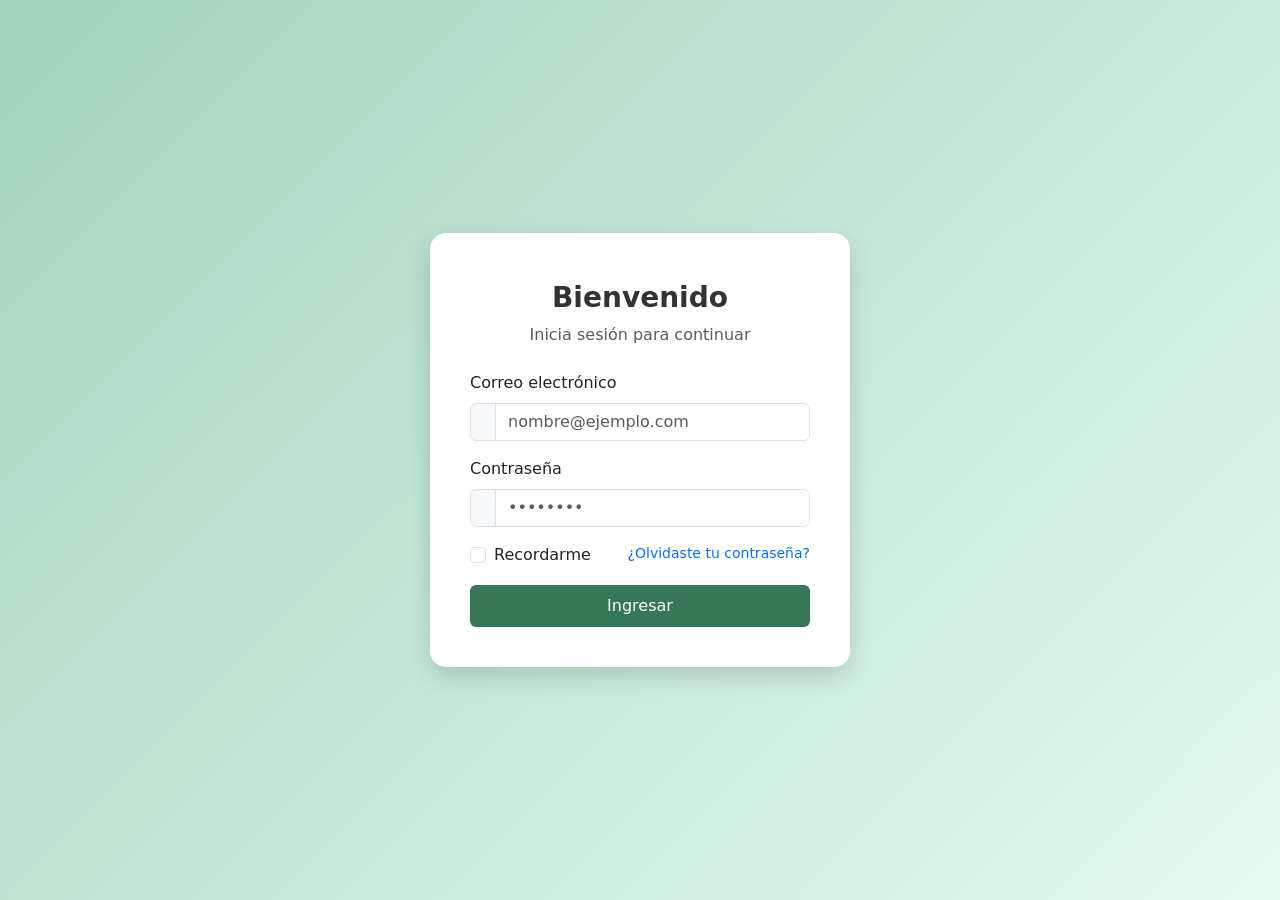
<file: index.html>
<!doctype html>
<html lang="es">
  <head>
    <meta charset="UTF-8" />
    <meta name="viewport" content="width=device-width, initial-scale=1.0" />
    <title>Reserva de Cancha Sintética</title>
    <!-- CSS de Bootstrap 5 -->
    <link
      href="https://cdn.jsdelivr.net/npm/bootstrap@5.3.2/dist/css/bootstrap.min.css"
      rel="stylesheet"
    />
    <!-- Estilos propios opcionales -->
    <link rel="stylesheet" href="css/styles.css" />
    <style>
      body {
        background: linear-gradient(135deg, #a5d4be 0%, #e2fcef 100%);
        height: 100vh;
        display: flex;
        align-items: center;
        justify-content: center;
      }
      .login-card {
        background: #ffffff;
        border-radius: 1rem;
        box-shadow: 0 10px 25px rgba(0, 0, 0, 0.15);
        overflow: hidden;
        width: 100%;
        max-width: 420px;
        padding: 2.5rem;
      }
      .login-title {
        font-weight: 700;
        color: #333;
      }
    </style>
  </head>
  <body class="bg-light">
    <div class="login-card">
      <div class="text-center mb-4">
        <i class="bi bi-person-circle text-primary" style="font-size: 3rem"></i>
        <h3 class="login-title mt-2">Bienvenido</h3>
        <p class="text-muted">Inicia sesión para continuar</p>
      </div>

      <!-- Alerta para mensajes de error o éxito -->
      <div id="alertBox" class="alert d-none" role="alert"></div>

      <form id="loginForm" novalidate>
        <div class="mb-3">
          <label for="email" class="form-label">Correo electrónico</label>
          <div class="input-group">
            <span class="input-group-text"><i class="bi bi-envelope"></i></span>
            <input
              type="email"
              class="form-control"
              id="email"
              placeholder="nombre@ejemplo.com"
              required
            />
          </div>
          <div class="invalid-feedback">
            Por favor ingresa un correo válido.
          </div>
        </div>

        <div class="mb-3">
          <label for="password" class="form-label">Contraseña</label>
          <div class="input-group">
            <span class="input-group-text"><i class="bi bi-lock"></i></span>
            <input
              type="password"
              class="form-control"
              id="password"
              placeholder="••••••••"
              required
            />
          </div>
          <div class="invalid-feedback">La contraseña es obligatoria.</div>
        </div>

        <div class="d-flex justify-content-between align-items: center mb-3">
          <div class="form-check">
            <input type="checkbox" class="form-check-input" id="rememberMe" />
            <label class="form-check-label" for="rememberMe">Recordarme</label>
          </div>
          <a href="#" class="text-decoration-none small"
            >¿Olvidaste tu contraseña?</a
          >
        </div>

        <button
          type="submit"
          class="btn w-100 py-2"
          style="background-color: #367757; color: #ffffff"
        >
          Ingresar
        </button>
      </form>
    </div>

    <!-- JS de Bootstrap y Script de la App -->
    <script src="https://cdn.jsdelivr.net/npm/bootstrap@5.3.2/dist/js/bootstrap.bundle.min.js"></script>
    <script src="js/app.js"></script>
  </body>
</html>
</file>
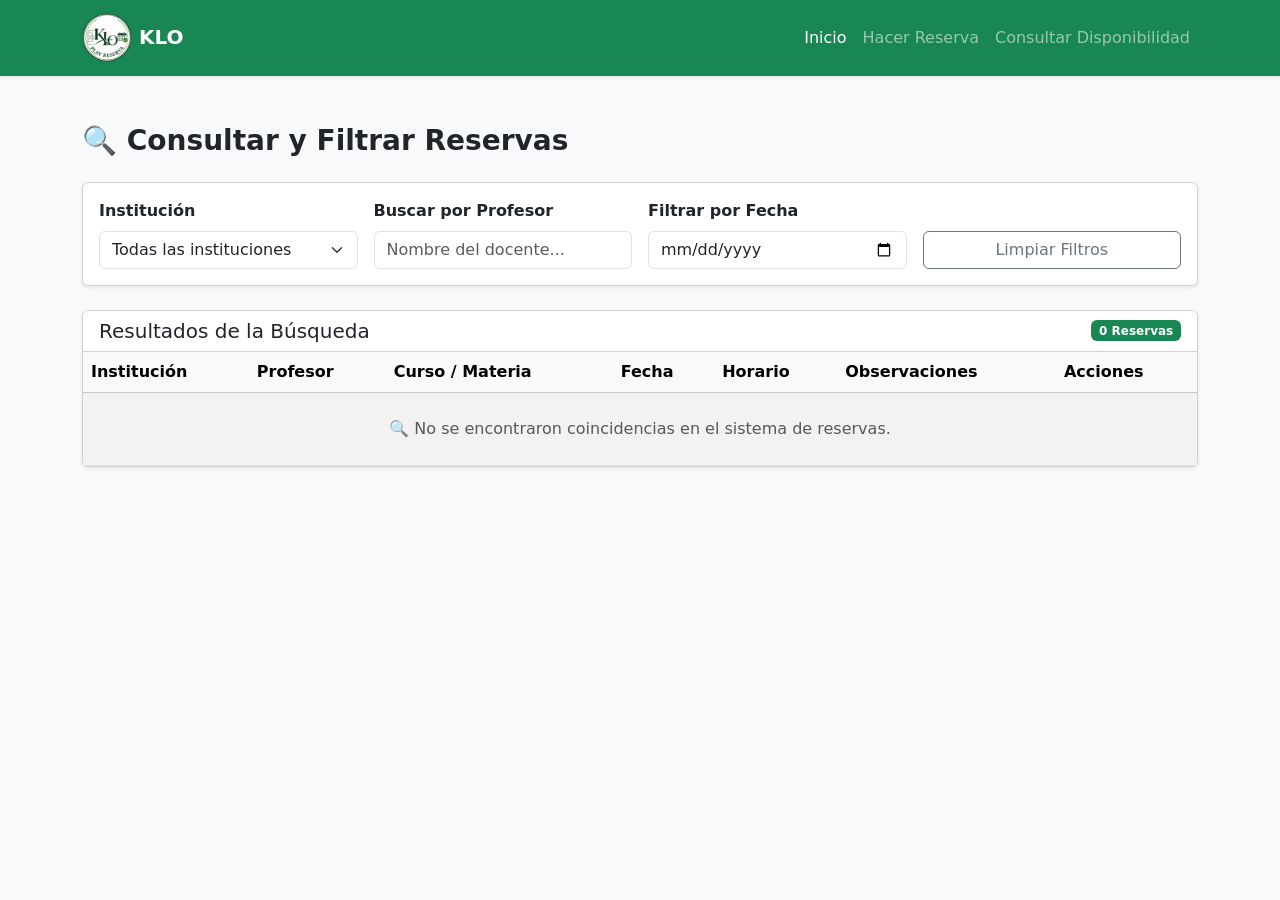
<file: consultas.html>
<!doctype html>
<html lang="es">
  <head>
    <meta charset="UTF-8" />
    <meta name="viewport" content="width=device-width, initial-scale=1.0" />
    <title>Consultas de Disponibilidad - Cancha Sintética</title>
    <link
      href="https://cdn.jsdelivr.net/npm/bootstrap@5.3.2/dist/css/bootstrap.min.css"
      rel="stylesheet"
    />
    <link rel="stylesheet" href="css/styles.css" />
  </head>
  <body class="bg-light">
    <!-- Navegación -->
    <nav class="navbar navbar-expand-lg navbar-dark bg-success shadow-sm">
      <div class="container">
        <a class="navbar-brand fw-bold" href="main.html"
          ><img
            src="assets/logo-png.png"
            alt=""
            style="width: 50px; height: 50px"
          />
          KLO</a
        >
        <button
          class="navbar-toggler"
          type="button"
          data-bs-toggle="collapse"
          data-bs-target="#navbarNav"
        >
          <span class="navbar-toggler-icon"></span>
        </button>
        <div class="collapse navbar-collapse" id="navbarNav">
          <ul class="navbar-nav ms-auto">
            <li class="nav-item">
              <a class="nav-link active" href="main.html">Inicio</a>
            </li>
            <li class="nav-item">
              <a class="nav-link" href="reservas.html">Hacer Reserva</a>
            </li>
            <li class="nav-item">
              <a class="nav-link" href="consultas.html"
                >Consultar Disponibilidad</a
              >
            </li>
          </ul>
        </div>
      </div>
    </nav>

    <div class="container my-5">
      <h3 class="fw-bold mb-4">🔍 Consultar y Filtrar Reservas</h3>

      <!-- Panel de Filtros -->
      <div class="card shadow-sm mb-4">
        <div class="card-body bg-white rounded">
          <form id="filtroForm" class="row g-3">
            <div class="col-md-3">
              <label for="filtroInstitucion" class="form-label fw-semibold"
                >Institución</label
              >
              <select class="form-select" id="filtroInstitucion">
                <option value="">Todas las instituciones</option>
                <option value="Independencia">Independencia</option>
                <option value="Montechino">Montechino</option>
                <option value="Ineterpo">Ineterpo</option>
                <option value="Salesiano">Salesiano</option>
                <option value="Joga bonito">Joga bonito</option>
                <option value="San Francisco">San Francisco</option>
                <option value="Bombonera">Bombonera</option>
                <option value="Cristal">Cristal</option>
                <option value="Bolivar">Bolivar</option>
                <option value="Cancha de piedra 1">
                  Salesiano - cancha de piedra 1
                </option>
                <option value="Cancha de piedra 2">
                  Salesiano - cancha de piedra 2
                </option>
              </select>
            </div>
            <div class="col-md-3">
              <label for="filtroProfesor" class="form-label fw-semibold"
                >Buscar por Profesor</label
              >
              <input
                type="text"
                class="form-control"
                id="filtroProfesor"
                placeholder="Nombre del docente..."
              />
            </div>
            <div class="col-md-3">
              <label for="filtroFecha" class="form-label fw-semibold"
                >Filtrar por Fecha</label
              >
              <input type="date" class="form-control" id="filtroFecha" />
            </div>
            <div class="col-md-3 d-flex align-items-end">
              <button
                type="button"
                id="btnLimpiarFiltros"
                class="btn btn-outline-secondary w-100"
              >
                Limpiar Filtros
              </button>
            </div>
          </form>
        </div>
      </div>

      <!-- Tabla de Resultados -->
      <div class="card shadow-sm">
        <div
          class="card-header bg-white d-flex justify-content-between align-items-center"
        >
          <h5 class="card-title mb-0">Resultados de la Búsqueda</h5>
          <span class="badge bg-success" id="totalReservasBadge"
            >0 Reservas</span
          >
        </div>
        <div class="card-body p-0">
          <div class="table-responsive">
            <table class="table table-striped table-hover align-middle mb-0">
              <thead class="table-light">
                <tr>
                  <th>Institución</th>
                  <th>Profesor</th>
                  <th>Curso / Materia</th>
                  <th>Fecha</th>
                  <th>Horario</th>
                  <th>Observaciones</th>
                  <th>Acciones</th>
                </tr>
              </thead>
              <tbody id="tablaConsultas">
                <!-- Se renderizará dinámicamente con JavaScript -->
              </tbody>
            </table>
          </div>
        </div>
      </div>
    </div>

    <script src="https://cdn.jsdelivr.net/npm/bootstrap@5.3.2/dist/js/bootstrap.bundle.min.js"></script>
    <script src="js/app.js"></script>
  </body>
</html>
</file>
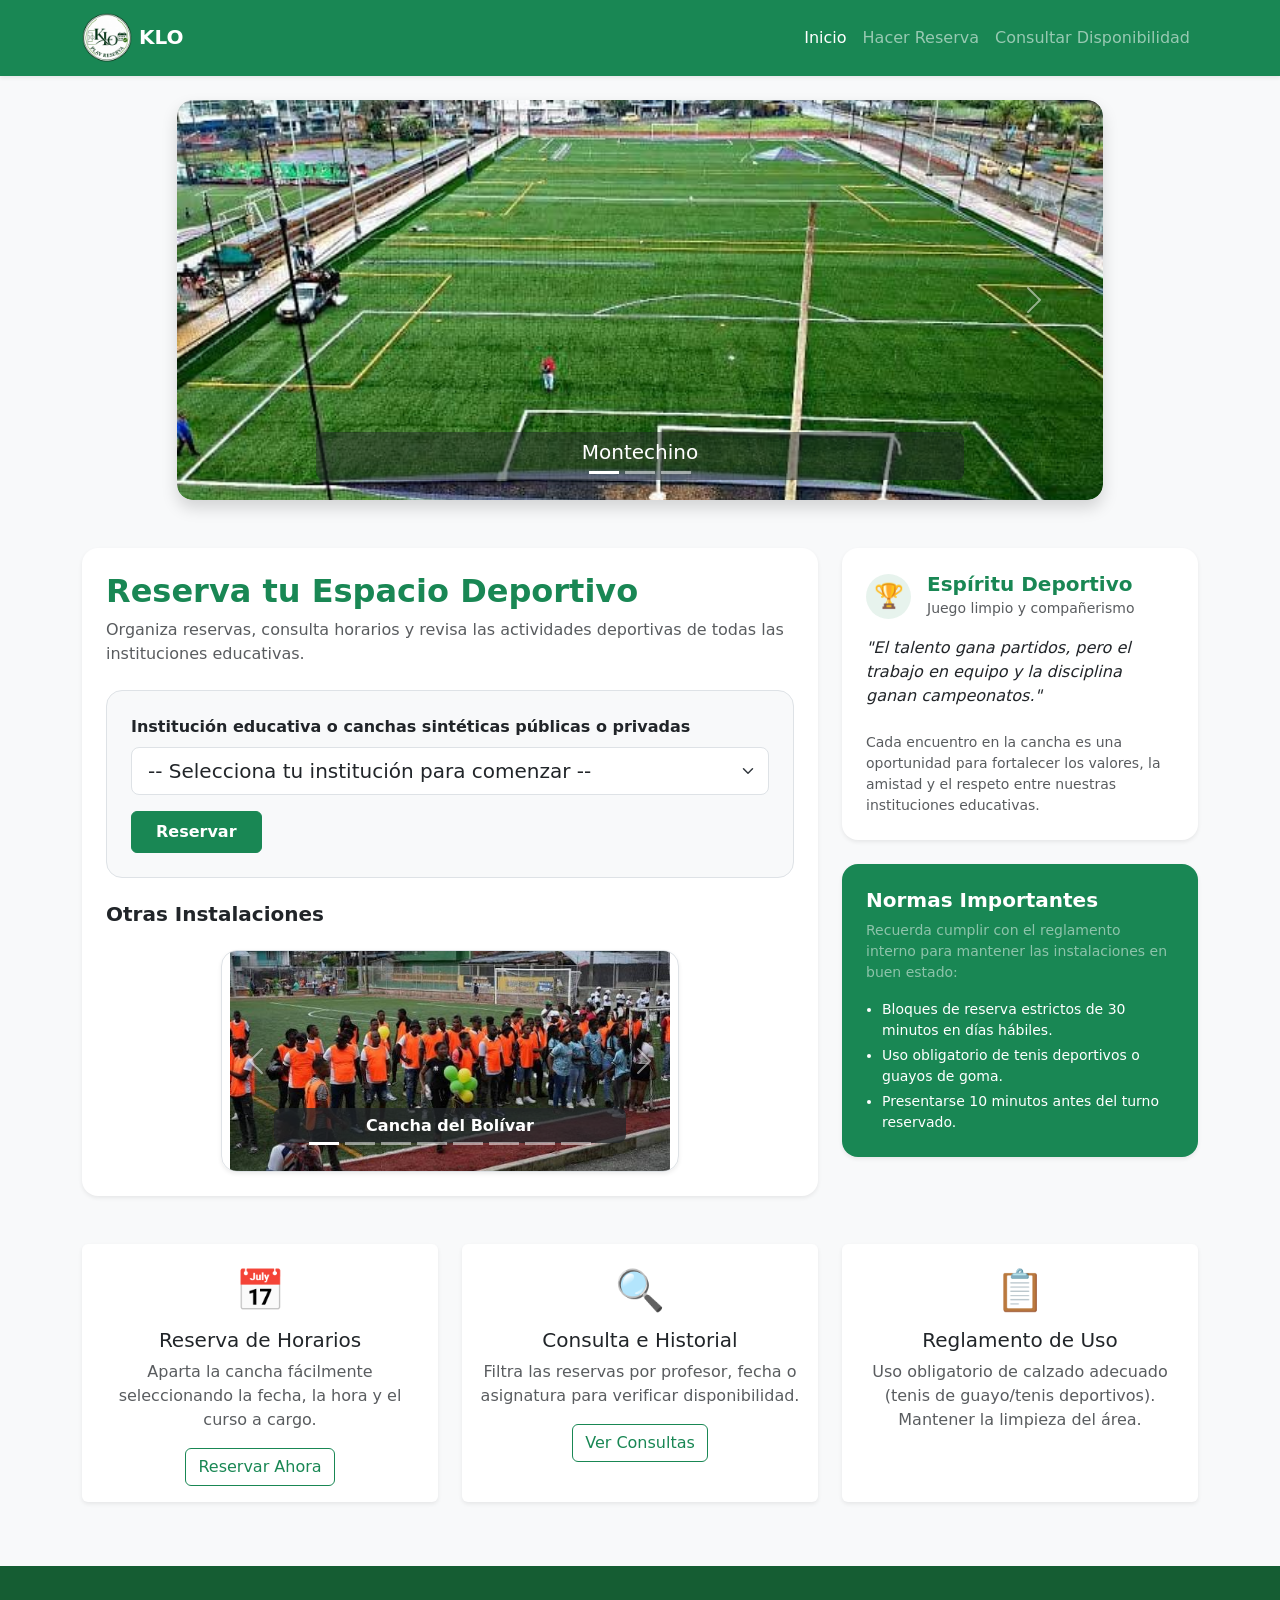
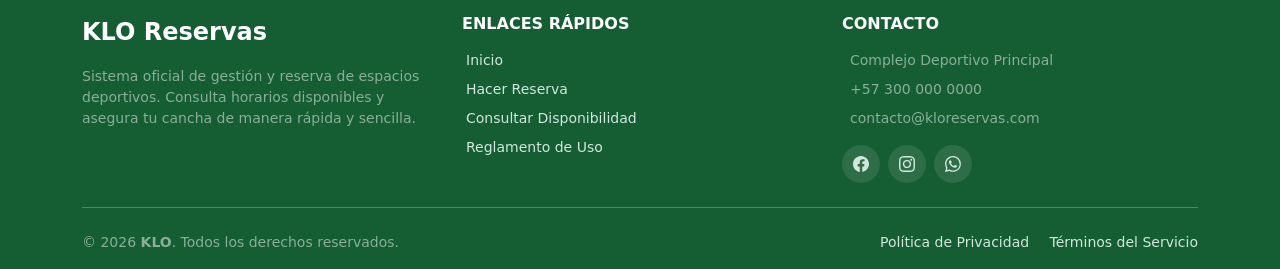
<file: main.html>
<!doctype html>
<html lang="es">
  <head class="header">
    <meta charset="UTF-8" />
    <meta name="viewport" content="width=device-width, initial-scale=1.0" />
    <title>Cancha Sintética - Colegio</title>
    <link
      href="https://cdn.jsdelivr.net/npm/bootstrap@5.3.2/dist/css/bootstrap.min.css"
      rel="stylesheet"
    />
    <link rel="stylesheet" href="/css/styles.css" />
    <!-- LÍNEA CORRECTA -->
    <link rel="stylesheet" href="https://cloudflare.com" />
    <link rel="icon" type="image/x-icon" href="assets/cancha2.jpeg" />
  </head>
  <body class="bg-light">
    <!-- Navegación -->
    <nav class="navbar navbar-expand-lg navbar-dark bg-success shadow-sm">
      <div class="container">
        <a class="navbar-brand fw-bold" href="main.html"
          ><img
            src="assets/logo-png.png"
            alt=""
            style="width: 50px; height: 50px"
          />
          KLO</a
        >
        <button
          class="navbar-toggler"
          type="button"
          data-bs-toggle="collapse"
          data-bs-target="#navbarNav"
        >
          <span class="navbar-toggler-icon"></span>
        </button>
        <div class="collapse navbar-collapse" id="navbarNav">
          <ul class="navbar-nav ms-auto">
            <li class="nav-item">
              <a class="nav-link active" href="main.html">Inicio</a>
            </li>
            <li class="nav-item">
              <a class="nav-link" href="reservas.html">Hacer Reserva</a>
            </li>
            <li class="nav-item">
              <a class="nav-link" href="consultas.html"
                >Consultar Disponibilidad</a
              >
            </li>
          </ul>
        </div>
      </div>
    </nav>

    <!-- Carrusel -->
    <!-- Contenedor centrado con margen superior e inferior (my-4) -->
    <div class="container my-4">
      <div class="row justify-content-center">
        <!-- col-lg-10 hace que no ocupe todo el ancho en pantallas grandes y quede centrado -->
        <div class="col-12 col-md-11 col-lg-10">
          <!-- data-bs-ride="carousel" activa el cambio automático y data-bs-interval="3000" cambia cada 3 segundos -->
          <div
            id="carruselCanchas"
            class="carousel slide carrusel-personalizado shadow rounded-4 overflow-hidden"
            data-bs-ride="carousel"
            data-bs-interval="3000"
          >
            <!-- Indicadores inferiores (rayitas) -->
            <div class="carousel-indicators">
              <button
                type="button"
                data-bs-target="#carruselCanchas"
                data-bs-slide-to="0"
                class="active"
                aria-current="true"
                aria-label="Imagen 1"
              ></button>
              <button
                type="button"
                data-bs-target="#carruselCanchas"
                data-bs-slide-to="1"
                aria-label="Imagen 2"
              ></button>
              <button
                type="button"
                data-bs-target="#carruselCanchas"
                data-bs-slide-to="2"
                aria-label="Imagen 3"
              ></button>
            </div>

            <!-- Imágenes del carrusel -->
            <div class="carousel-inner">
              <!-- Primera imagen (siempre debe llevar la clase 'active') -->
              <div class="carousel-item active">
                <img
                  src="assets/montechino.jpeg"
                  class="d-block w-100"
                  alt="Cancha principal"
                />
                <div
                  class="carousel-caption d-none d-md-block bg-dark bg-opacity-50 rounded-3 p-2"
                >
                  <h5>Montechino</h5>
                </div>
              </div>

              <!-- Segunda imagen -->
              <div class="carousel-item">
                <img
                  src="assets/bombonera.jpeg"
                  class="d-block w-100"
                  alt="Cancha sintética"
                />
                <div
                  class="carousel-caption d-none d-md-block bg-dark bg-opacity-50 rounded-3 p-2"
                >
                  <h5>Bombonera</h5>
                </div>
              </div>

              <!-- Tercera imagen -->
              <div class="carousel-item">
                <img
                  src="assets/salesiano.jpeg"
                  class="d-block w-100"
                  alt="Iluminación nocturna"
                />
                <div
                  class="carousel-caption d-none d-md-block bg-dark bg-opacity-50 rounded-3 p-2"
                >
                  <h5>salesiano</h5>
                </div>
              </div>
            </div>

            <!-- Controles izquierda y derecha -->
            <button
              class="carousel-control-prev"
              type="button"
              data-bs-target="#carruselCanchas"
              data-bs-slide="prev"
            >
              <span
                class="carousel-control-prev-icon"
                aria-hidden="true"
              ></span>
              <span class="visually-hidden">Anterior</span>
            </button>
            <button
              class="carousel-control-next"
              type="button"
              data-bs-target="#carruselCanchas"
              data-bs-slide="next"
            >
              <span
                class="carousel-control-next-icon"
                aria-hidden="true"
              ></span>
              <span class="visually-hidden">Siguiente</span>
            </button>
          </div>
        </div>
      </div>
    </div>

    <!-- Contenedor principal -->
    <main class="container my-5">
      <div class="row g-4">
        <!-- SECCIÓN PRINCIPAL (Main Content - 8 columnas) -->
        <div class="col-12 col-lg-8">
          <div class="card border-0 shadow-sm rounded-4 p-4 h-100">
            <h2 class="fw-bold text-success mb-2">
              Reserva tu Espacio Deportivo
            </h2>
            <p class="text-muted mb-4">
              Organiza reservas, consulta horarios y revisa las actividades
              deportivas de todas las instituciones educativas.
            </p>

            <!-- Selector de Institución (Funcionalidad Imagen 1) -->
            <div class="p-4 bg-light rounded-4 border mb-4">
              <label
                for="selectInstitucionMain"
                class="form-label fw-bold text-dark"
              >
                Institución educativa o canchas sintéticas públicas o privadas
              </label>
              <select
                id="selectInstitucionMain"
                class="form-select form-select-lg mb-3"
              >
                <option value="">
                  -- Selecciona tu institución para comenzar --
                </option>
                <option value="Independencia">Independencia</option>
                <option value="Montechino">Montechino</option>
                <option value="Ineterpo">Ineterpo</option>
                <option value="Salesiano">Salesiano</option>
                <option value="Joga bonito">Joga bonito</option>
                <option value="San Francisco">San Francisco</option>
                <option value="Bombonera">Bombonera</option>
                <option value="Cristal">Cristal</option>
                <option value="Bolivar">Bolivar</option>
                <option value="Cancha de piedra 1">
                  Salesiano - cancha de piedra 1
                </option>
                <option value="Cancha de piedra 2">
                  Salesiano - cancha de piedra 2
                </option>
              </select>

              <button
                type="button"
                id="btnIrAReservar"
                onclick="irAReservar()"
                class="btn btn-success px-4 py-2 fw-semibold"
              >
                Reservar
              </button>
            </div>

            <!-- Tarjetas de acceso directo a las canchas -->
            <h5 class="fw-bold text-dark mb-4">Otras Instalaciones</h5>
            <div
              class="row g-3 d-flex justify-content-center align-items-center"
            >
              <div
                id="miniCarruselInstalaciones"
                class="carousel slide rounded-4 overflow-hidden shadow-sm border"
                data-bs-ride="carousel"
                data-bs-interval="3000"
                style="width: 65%; min-width: 290px"
              >
                <!-- Indicadores inferiores (8 botones: del 0 al 7) -->
                <div class="carousel-indicators">
                  <button
                    type="button"
                    data-bs-target="#miniCarruselInstalaciones"
                    data-bs-slide-to="0"
                    class="active"
                    aria-current="true"
                    aria-label="Instalación 1"
                  ></button>
                  <button
                    type="button"
                    data-bs-target="#miniCarruselInstalaciones"
                    data-bs-slide-to="1"
                    aria-label="Instalación 2"
                  ></button>
                  <button
                    type="button"
                    data-bs-target="#miniCarruselInstalaciones"
                    data-bs-slide-to="2"
                    aria-label="Instalación 3"
                  ></button>
                  <button
                    type="button"
                    data-bs-target="#miniCarruselInstalaciones"
                    data-bs-slide-to="3"
                    aria-label="Instalación 4"
                  ></button>
                  <button
                    type="button"
                    data-bs-target="#miniCarruselInstalaciones"
                    data-bs-slide-to="4"
                    aria-label="Instalación 5"
                  ></button>
                  <button
                    type="button"
                    data-bs-target="#miniCarruselInstalaciones"
                    data-bs-slide-to="5"
                    aria-label="Instalación 6"
                  ></button>
                  <button
                    type="button"
                    data-bs-target="#miniCarruselInstalaciones"
                    data-bs-slide-to="6"
                    aria-label="Instalación 7"
                  ></button>
                  <button
                    type="button"
                    data-bs-target="#miniCarruselInstalaciones"
                    data-bs-slide-to="7"
                    aria-label="Instalación 8"
                  ></button>
                </div>

                <!-- Diapositivas (8 imágenes) -->
                <div class="carousel-inner">
                  <!-- Slide 1 -->
                  <div class="carousel-item active">
                    <img
                      src="assets/bolivar.jpeg"
                      class="d-block w-100 mini-carrusel-img"
                      alt="Cancha del Bolívar"
                    />
                    <div
                      class="carousel-caption bg-dark bg-opacity-75 rounded-3 p-2 text-center"
                      style="bottom: 28px; left: 10%; right: 10%"
                    >
                      <h6 class="fw-bold text-white mb-0">
                        Cancha del Bolívar
                      </h6>
                    </div>
                  </div>

                  <!-- Slide 2 -->
                  <div class="carousel-item">
                    <img
                      src="assets/ineterpo.jpeg"
                      class="d-block w-100 mini-carrusel-img"
                      alt="Cancha del Ineterpo"
                    />
                    <div
                      class="carousel-caption bg-dark bg-opacity-75 rounded-3 p-2 text-center"
                      style="bottom: 28px; left: 10%; right: 10%"
                    >
                      <h6 class="fw-bold text-white mb-0">
                        Cancha del Ineterpo
                      </h6>
                    </div>
                  </div>

                  <!-- Slide 3 -->
                  <div class="carousel-item">
                    <img
                      src="assets/cristal.jpeg"
                      class="d-block w-100 mini-carrusel-img"
                      alt="Cancha del Cristal"
                    />
                    <div
                      class="carousel-caption bg-dark bg-opacity-75 rounded-3 p-2 text-center"
                      style="bottom: 28px; left: 10%; right: 10%"
                    >
                      <h6 class="fw-bold text-white mb-0">
                        Cancha del Cristal
                      </h6>
                    </div>
                  </div>

                  <!-- Slide 4 -->
                  <div class="carousel-item">
                    <img
                      src="assets/bombonera.jpeg"
                      class="d-block w-100 mini-carrusel-img"
                      alt="Cancha de la bombonera"
                    />
                    <div
                      class="carousel-caption bg-dark bg-opacity-75 rounded-3 p-2 text-center"
                      style="bottom: 28px; left: 10%; right: 10%"
                    >
                      <h6 class="fw-bold text-white mb-0">
                        Cancha de la bombonera
                      </h6>
                    </div>
                  </div>

                  <!-- Slide 5 -->
                  <div class="carousel-item">
                    <img
                      src="assets/joga bonito.jpeg"
                      class="d-block w-100 mini-carrusel-img"
                      alt="Cancha del joga bonito"
                    />
                    <div
                      class="carousel-caption bg-dark bg-opacity-75 rounded-3 p-2 text-center"
                      style="bottom: 28px; left: 10%; right: 10%"
                    >
                      <h6 class="fw-bold text-white mb-0">
                        Cancha del Joga bonito
                      </h6>
                    </div>
                  </div>

                  <!-- Slide 6 -->
                  <div class="carousel-item">
                    <img
                      src="assets/montechino.jpeg"
                      class="d-block w-100 mini-carrusel-img"
                      alt="Cancha del montechino"
                    />
                    <div
                      class="carousel-caption bg-dark bg-opacity-75 rounded-3 p-2 text-center"
                      style="bottom: 28px; left: 10%; right: 10%"
                    >
                      <h6 class="fw-bold text-white mb-0">
                        Cancha del montechino
                      </h6>
                    </div>
                  </div>

                  <!-- Slide 7 -->
                  <div class="carousel-item">
                    <img
                      src="assets/cancha_piedra_1.jpeg"
                      class="d-block w-100 mini-carrusel-img"
                      alt="Cancha de piedra del Salesiano"
                    />
                    <div
                      class="carousel-caption bg-dark bg-opacity-75 rounded-3 p-2 text-center"
                      style="bottom: 28px; left: 10%; right: 10%"
                    >
                      <h6 class="fw-bold text-white mb-0">
                        Cancha de piedra del Salesiano
                      </h6>
                    </div>
                  </div>

                  <!-- Slide 8 -->
                  <div class="carousel-item">
                    <img
                      src="assets/salesiano.jpeg"
                      class="d-block w-100 mini-carrusel-img"
                      alt="Instalación 8"
                    />
                    <div
                      class="carousel-caption bg-dark bg-opacity-75 rounded-3 p-2 text-center"
                      style="bottom: 28px; left: 10%; right: 10%"
                    >
                      <h6 class="fw-bold text-white mb-0">
                        Cancha del Salesiano
                      </h6>
                    </div>
                  </div>
                </div>

                <!-- Controles izquierda y derecha -->
                <button
                  class="carousel-control-prev"
                  type="button"
                  data-bs-target="#miniCarruselInstalaciones"
                  data-bs-slide="prev"
                >
                  <span
                    class="carousel-control-prev-icon"
                    aria-hidden="true"
                  ></span>
                  <span class="visually-hidden">Anterior</span>
                </button>
                <button
                  class="carousel-control-next"
                  type="button"
                  data-bs-target="#miniCarruselInstalaciones"
                  data-bs-slide="next"
                >
                  <span
                    class="carousel-control-next-icon"
                    aria-hidden="true"
                  ></span>
                  <span class="visually-hidden">Siguiente</span>
                </button>
              </div>
            </div>
          </div>
        </div>

        <!-- BARRA LATERAL (Aside - 4 columnas) -->
        <aside class="col-12 col-lg-4">
          <!-- Bloque 1 del Aside: Mensaje Motivador sobre el Deporte -->
          <div class="card border-0 shadow-sm rounded-4 p-4 mb-4 bg-white">
            <div class="d-flex align-items-center mb-3">
              <div
                class="bg-success bg-opacity-10 text-success rounded-circle d-flex align-items-center justify-content-center me-3"
                style="width: 45px; height: 45px; flex-shrink: 0"
              >
                <span class="fs-4">🏆</span>
              </div>
              <div>
                <h5 class="fw-bold text-success mb-0">Espíritu Deportivo</h5>
                <small class="text-muted">Juego limpio y compañerismo</small>
              </div>
            </div>

            <blockquote class="blockquote mb-3">
              <p class="fs-6 fst-italic text-dark mb-2">
                "El talento gana partidos, pero el trabajo en equipo y la
                disciplina ganan campeonatos."
              </p>
            </blockquote>

            <p class="small text-muted mb-0">
              Cada encuentro en la cancha es una oportunidad para fortalecer los
              valores, la amistad y el respeto entre nuestras instituciones
              educativas.
            </p>
          </div>

          <div
            class="card border-0 shadow-sm rounded-4 p-4 bg-success text-white"
          >
            <h5 class="fw-bold mb-2">Normas Importantes</h5>
            <p class="small text-white-50 mb-3">
              Recuerda cumplir con el reglamento interno para mantener las
              instalaciones en buen estado:
            </p>
            <ul class="small ps-3 mb-0">
              <li class="mb-1">
                Bloques de reserva estrictos de 30 minutos en días hábiles.
              </li>
              <li class="mb-1">
                Uso obligatorio de tenis deportivos o guayos de goma.
              </li>
              <li>Presentarse 10 minutos antes del turno reservado.</li>
            </ul>
          </div>
        </aside>
      </div>
    </main>

    <!-- Sección de Información y Botones de Acción -->
    <div class="container my-4">
      <div class="row text-center mb-4">
        <div class="col-md-4 mb-3">
          <div class="card h-100 shadow-sm border-0">
            <div class="card-body">
              <div class="fs-1 text-success mb-2">📅</div>
              <h5 class="card-title">Reserva de Horarios</h5>
              <p class="card-text text-muted">
                Aparta la cancha fácilmente seleccionando la fecha, la hora y el
                curso a cargo.
              </p>
              <a href="reservas.html" class="btn btn-outline-success"
                >Reservar Ahora</a
              >
            </div>
          </div>
        </div>
        <div class="col-md-4 mb-3">
          <div class="card h-100 shadow-sm border-0">
            <div class="card-body">
              <div class="fs-1 text-success mb-2">🔍</div>
              <h5 class="card-title">Consulta e Historial</h5>
              <p class="card-text text-muted">
                Filtra las reservas por profesor, fecha o asignatura para
                verificar disponibilidad.
              </p>
              <a href="consultas.html" class="btn btn-outline-success"
                >Ver Consultas</a
              >
            </div>
          </div>
        </div>
        <div class="col-md-4 mb-3">
          <div class="card h-100 shadow-sm border-0">
            <div class="card-body">
              <div class="fs-1 text-success mb-2">📋</div>
              <h5 class="card-title">Reglamento de Uso</h5>
              <p class="card-text text-muted">
                Uso obligatorio de calzado adecuado (tenis de guayo/tenis
                deportivos). Mantener la limpieza del área.
              </p>
            </div>
          </div>
        </div>
      </div>
    </div>

    <footer class="footer-klo pt-5 pb-3 mt-5">
      <div class="container">
        <div class="row gy-4">
          <!-- Columna 1: Información de la marca -->
          <div class="col-12 col-md-4">
            <div class="d-flex align-items-center mb-3">
              <!-- Puedes colocar aquí mismo tu etiqueta <img> del logo KLO -->
              <span class="fs-4 fw-bold">KLO Reservas</span>
            </div>
            <p class="small text-white-50">
              Sistema oficial de gestión y reserva de espacios deportivos.
              Consulta horarios disponibles y asegura tu cancha de manera rápida
              y sencilla.
            </p>
          </div>

          <!-- Columna 2: Enlaces rápidos (coinciden con tu menú superior) -->
          <div class="col-6 col-md-4">
            <h6 class="text-uppercase fw-bold mb-3">Enlaces Rápidos</h6>
            <ul class="list-unstyled small">
              <li class="mb-2">
                <a href="#"><i class="bi bi-chevron-right me-1"></i>Inicio</a>
              </li>
              <li class="mb-2">
                <a href="#"
                  ><i class="bi bi-chevron-right me-1"></i>Hacer Reserva</a
                >
              </li>
              <li class="mb-2">
                <a href="#"
                  ><i class="bi bi-chevron-right me-1"></i>Consultar
                  Disponibilidad</a
                >
              </li>
              <li class="mb-2">
                <a href="#"
                  ><i class="bi bi-chevron-right me-1"></i>Reglamento de Uso</a
                >
              </li>
            </ul>
          </div>

          <!-- Columna 3: Contacto y Redes Sociales -->
          <div class="col-6 col-md-4">
            <h6 class="text-uppercase fw-bold mb-3">Contacto</h6>
            <ul class="list-unstyled small text-white-50">
              <li class="mb-2">
                <i class="bi bi-geo-alt-fill text-white me-2"></i>Complejo
                Deportivo Principal
              </li>
              <li class="mb-2">
                <i class="bi bi-telephone-fill text-white me-2"></i>+57 300 000
                0000
              </li>
              <li class="mb-2">
                <i class="bi bi-envelope-fill text-white me-2"></i
                >contacto@kloreservas.com
              </li>
            </ul>

            <!-- Iconos sociales -->
            <div class="d-flex gap-2 mt-3">
              <!-- Facebook -->
              <a href="#" class="social-icon" aria-label="Facebook">
                <svg
                  xmlns="http://w3.org"
                  width="16"
                  height="16"
                  fill="currentColor"
                  viewBox="0 0 16 16"
                >
                  <path
                    d="M16 8.049c0-4.446-3.582-8.05-8-8.05C3.58 0-.002 3.603-.002 8.05c0 4.017 2.926 7.347 6.75 7.951v-5.625h-2.03V8.05H6.75V6.275c0-2.017 1.195-3.131 3.022-3.131.876 0 1.791.157 1.791.157v1.98h-1.009c-.993 0-1.303.621-1.303 1.258v1.51h2.218l-.354 2.326H9.25V16c3.824-.604 6.75-3.934 6.75-7.951"
                  />
                </svg>
              </a>

              <!-- Instagram -->
              <a href="#" class="social-icon" aria-label="Instagram">
                <svg
                  xmlns="http://w3.org"
                  width="16"
                  height="16"
                  fill="currentColor"
                  viewBox="0 0 16 16"
                >
                  <path
                    d="M8 0C5.829 0 5.556.01 4.703.048 3.85.088 3.269.222 2.76.42a3.9 3.9 0 0 0-1.417.923A3.9 3.9 0 0 0 .42 2.76C.222 3.268.087 3.85.048 4.7.01 5.555 0 5.827 0 8.001c0 2.172.01 2.444.048 3.297.04.852.174 1.433.372 1.942.205.526.478.972.923 1.417.444.445.89.719 1.416.923.51.198 1.09.333 1.942.372C5.555 15.99 5.827 16 8 16s2.444-.01 3.298-.048c.851-.04 1.434-.174 1.943-.372a3.9 3.9 0 0 0 1.416-.923c.445-.445.718-.891.923-1.417.197-.509.332-1.09.372-1.942C15.99 10.445 16 10.173 16 8s-.01-2.445-.048-3.299c-.04-.851-.175-1.433-.372-1.941a3.9 3.9 0 0 0-.923-1.417A3.9 3.9 0 0 0 13.24.42c-.51-.198-1.092-.333-1.943-.372C10.443.01 10.172 0 7.998 0zm-.717 1.442h.718c2.136 0 2.389.007 3.232.046.78.035 1.204.166 1.486.275.373.145.64.319.92.599s.453.546.598.92c.11.281.24.705.275 1.485.039.843.047 1.096.047 3.231s-.008 2.389-.047 3.232c-.035.78-.166 1.203-.275 1.485a2.5 2.5 0 0 1-.599.919c-.28.28-.546.453-.92.598-.28.11-.704.24-1.485.276-.843.038-1.096.047-3.232.047s-2.39-.009-3.233-.047c-.78-.036-1.203-.166-1.485-.276a2.5 2.5 0 0 1-.92-.598 2.5 2.5 0 0 1-.6-.92c-.109-.281-.24-.705-.275-1.485-.038-.843-.046-1.096-.046-3.233s.008-2.388.046-3.231c.036-.78.166-1.204.276-1.486.145-.373.319-.64.599-.92s.546-.453.92-.598c.282-.11.705-.24 1.485-.276.738-.034 1.024-.044 2.515-.045zm4.988 1.328a.96.96 0 1 0 0 1.92.96.96 0 0 0 0-1.92m-4.27 1.122a4.109 4.109 0 1 0 0 8.217 4.109 4.109 0 0 0 0-8.217m0 1.441a2.667 2.667 0 1 1 0 5.334 2.667 2.667 0 0 1 0-5.334"
                  />
                </svg>
              </a>

              <!-- WhatsApp -->
              <a href="#" class="social-icon" aria-label="WhatsApp">
                <svg
                  xmlns="http://w3.org"
                  width="16"
                  height="16"
                  fill="currentColor"
                  viewBox="0 0 16 16"
                >
                  <path
                    d="M13.601 2.326A7.85 7.85 0 0 0 7.994 0C3.627 0 .068 3.558.064 7.926c0 1.399.366 2.76 1.057 3.965L0 16l4.204-1.102a7.9 7.9 0 0 0 3.79.965h.004c4.368 0 7.926-3.558 7.93-7.93A7.9 7.9 0 0 0 13.6 2.326zM7.994 14.521a6.6 6.6 0 0 1-3.356-.92l-.24-.144-2.494.654.666-2.433-.156-.251a6.56 6.56 0 0 1-1.007-3.505c0-3.626 2.957-6.584 6.591-6.584a6.56 6.56 0 0 1 4.66 1.931 6.56 6.56 0 0 1 1.928 4.66c-.004 3.639-2.961 6.592-6.592 6.592m3.615-4.934c-.197-.099-1.17-.578-1.353-.646-.182-.065-.315-.099-.445.099-.133.197-.513.646-.627.775-.114.133-.232.148-.43.05-.197-.1-.836-.308-1.592-.985-.59-.525-.985-1.175-1.103-1.372-.114-.198-.011-.304.088-.403.087-.088.197-.232.296-.346.1-.114.133-.198.198-.33.065-.134.034-.248-.015-.347-.05-.099-.445-1.076-.612-1.47-.16-.389-.323-.335-.445-.34-.114-.007-.247-.007-.38-.007a.73.73 0 0 0-.529.247c-.182.198-.691.677-.691 1.654s.71 1.916.81 2.049c.098.133 1.394 2.132 3.383 2.992.47.205.84.326 1.129.418.475.152.904.129 1.246.08.38-.058 1.171-.48 1.338-.943.164-.464.164-.86.114-.943-.049-.084-.182-.133-.38-.232"
                  />
                </svg>
              </a>
            </div>
          </div>
        </div>

        <!-- Línea divisoria y derechos de autor -->
        <hr class="border-light opacity-25 my-4" />
        <div class="row align-items-center small text-white-50">
          <div class="col-md-6 text-center text-md-start">
            &copy; 2026 <strong>KLO</strong>. Todos los derechos reservados.
          </div>
          <div class="col-md-6 text-center text-md-end mt-2 mt-md-0">
            <a href="#" class="me-3">Política de Privacidad</a>
            <a href="#">Términos del Servicio</a>
          </div>
        </div>
      </div>
    </footer>

    <script src="https://cdn.jsdelivr.net/npm/bootstrap@5.3.2/dist/js/bootstrap.bundle.min.js"></script>
    <script src="js/app.js"></script>
  </body>
</html>
</file>
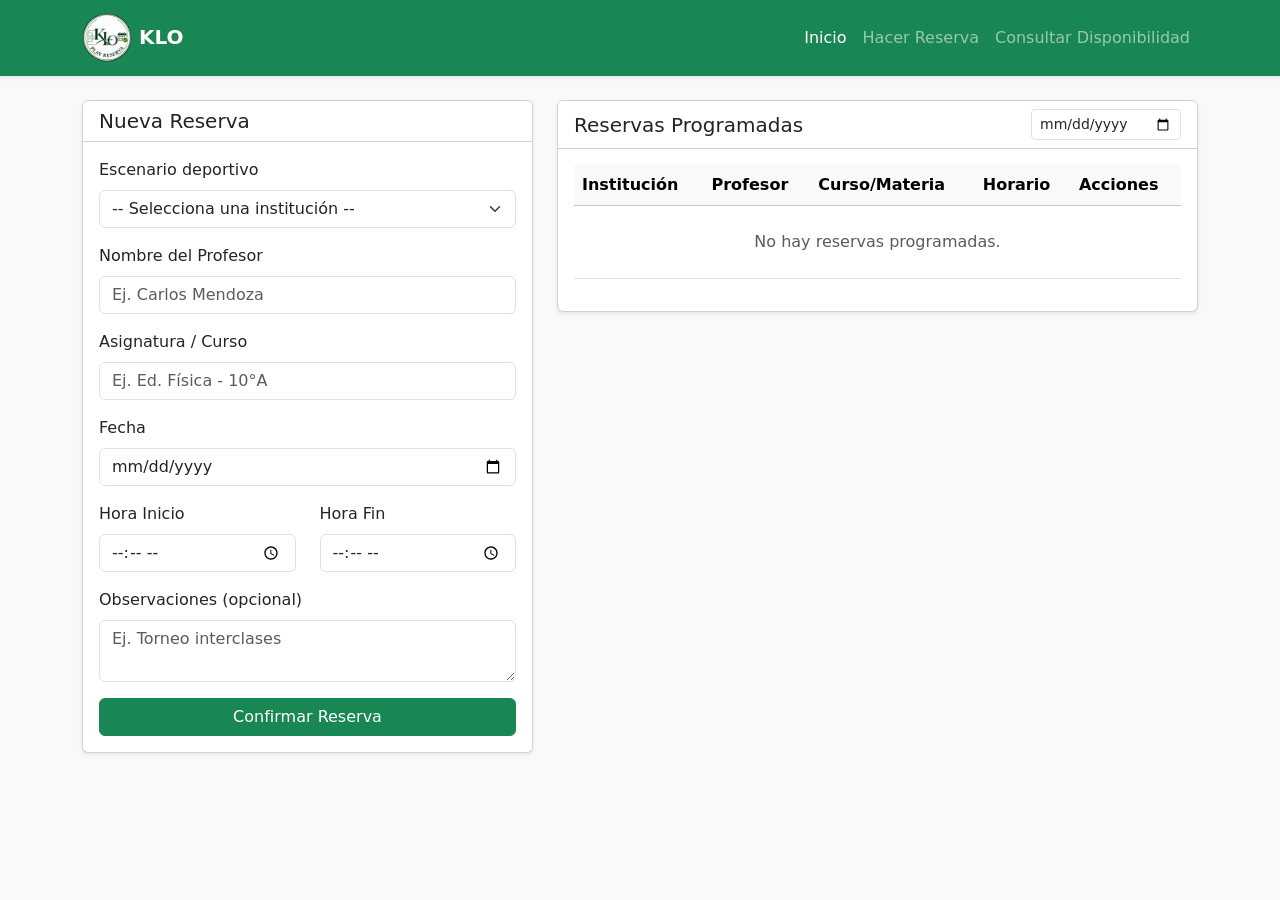
<file: reservas.html>
<!doctype html>
<html lang="es">
  <head>
    <meta charset="UTF-8" />
    <meta name="viewport" content="width=device-width, initial-scale=1.0" />
    <title>Reserva de Cancha Sintética</title>
    <!-- CSS de Bootstrap 5 -->
    <link
      href="https://cdn.jsdelivr.net/npm/bootstrap@5.3.2/dist/css/bootstrap.min.css"
      rel="stylesheet"
    />
    <!-- Estilos propios opcionales -->
    <link rel="stylesheet" href="css/styles.css" />
  </head>
  <body class="bg-light">
    <!-- Navegación -->
    <nav class="navbar navbar-expand-lg navbar-dark bg-success shadow-sm">
      <div class="container">
        <a class="navbar-brand fw-bold" href="main.html"
          ><img
            src="assets/logo-png.png"
            alt=""
            style="width: 50px; height: 50px"
          />
          KLO</a
        >
        <button
          class="navbar-toggler"
          type="button"
          data-bs-toggle="collapse"
          data-bs-target="#navbarNav"
        >
          <span class="navbar-toggler-icon"></span>
        </button>
        <div class="collapse navbar-collapse" id="navbarNav">
          <ul class="navbar-nav ms-auto">
            <li class="nav-item">
              <a class="nav-link active" href="main.html">Inicio</a>
            </li>
            <li class="nav-item">
              <a class="nav-link" href="reservas.html">Hacer Reserva</a>
            </li>
            <li class="nav-item">
              <a class="nav-link" href="consultas.html"
                >Consultar Disponibilidad</a
              >
            </li>
          </ul>
        </div>
      </div>
    </nav>

    <div class="container my-4">
      <div class="row g-4">
        <!-- Columna del Formulario -->
        <div class="col-md-5">
          <div class="card shadow-sm">
            <div class="card-header bg-white">
              <h5 class="card-title mb-0">Nueva Reserva</h5>
            </div>
            <div class="card-body">
              <form id="reservaForm">
                <!-- BLOQUE NUEVO: Institución Educativa -->
                <div class="mb-3">
                  <label class="form-label">Escenario deportivo</label>

                  <!-- Caso A: Cuadro por defecto si ya viene seleccionada desde main.html -->
                  <div id="bloqueInstitucionFija" class="d-none">
                    <div class="input-group">
                      <input
                        type="text"
                        class="form-control bg-light fw-semibold text-success"
                        id="institucionFijaInput"
                        readonly
                      />
                      <button
                        type="button"
                        class="btn btn-outline-secondary btn-sm"
                        id="btnCambiarInstitucionForm"
                      >
                        Cambiar
                      </button>
                    </div>
                  </div>

                  <!-- Caso B: Lista desplegable habilitada si NO se seleccionó antes -->
                  <div id="bloqueInstitucionSelect">
                    <select class="form-select" id="institucionSelect" required>
                      <option value="">-- Selecciona una institución --</option>
                      <option value="Independencia">Independencia</option>
                      <option value="Montechino">Montechino</option>
                      <option value="Ineterpo">Ineterpo</option>
                      <option value="Salesiano">Salesiano</option>
                      <option value="Joga bonito">Joga bonito</option>
                      <option value="San Francisco">San Francisco</option>
                      <option value="Bombonera">Bombonera</option>
                      <option value="Cristal">Cristal</option>
                      <option value="Bolivar">Bolivar</option>
                      <option value="Cancha de piedra 1">
                        Salesiano - cancha de piedra 1
                      </option>
                      <option value="Cancha de piedra 2">
                        Salesiano - cancha de piedra 2
                      </option>
                    </select>
                  </div>
                </div>
                <div class="mb-3">
                  <label for="profesor" class="form-label"
                    >Nombre del Profesor</label
                  >
                  <input
                    type="text"
                    class="form-control"
                    id="profesor"
                    required
                    placeholder="Ej. Carlos Mendoza"
                  />
                </div>
                <div class="mb-3">
                  <label for="materia" class="form-label"
                    >Asignatura / Curso</label
                  >
                  <input
                    type="text"
                    class="form-control"
                    id="materia"
                    required
                    placeholder="Ej. Ed. Física - 10°A"
                  />
                </div>
                <div class="mb-3">
                  <label for="fecha" class="form-label">Fecha</label>
                  <input type="date" class="form-control" id="fecha" required />
                </div>
                <div class="row">
                  <div class="col-6 mb-3">
                    <label for="horaInicio" class="form-label"
                      >Hora Inicio</label
                    >
                    <input
                      type="time"
                      class="form-control"
                      id="horaInicio"
                      required
                    />
                  </div>
                  <div class="col-6 mb-3">
                    <label for="horaFin" class="form-label">Hora Fin</label>
                    <input
                      type="time"
                      class="form-control"
                      id="horaFin"
                      required
                    />
                  </div>
                </div>
                <div class="mb-3">
                  <label for="notas" class="form-label"
                    >Observaciones (opcional)</label
                  >
                  <textarea
                    class="form-control"
                    id="notas"
                    rows="2"
                    placeholder="Ej. Torneo interclases"
                  ></textarea>
                </div>
                <button type="submit" class="btn btn-success w-100">
                  Confirmar Reserva
                </button>
              </form>
            </div>
          </div>
        </div>

        <!-- Columna de la Lista / Tabla de Reservas -->
        <div class="col-md-7">
          <div class="card shadow-sm">
            <div
              class="card-header bg-white d-flex justify-content-between align-items-center"
            >
              <h5 class="card-title mb-0">Reservas Programadas</h5>
              <input
                type="date"
                id="filtroFecha"
                class="form-control form-control-sm w-auto"
              />
            </div>
            <div class="card-body">
              <div class="table-responsive">
                <table class="table table-hover align-middle">
                  <thead class="table-light">
                    <tr>
                      <th>Institución</th>
                      <th>Profesor</th>
                      <th>Curso/Materia</th>
                      <th>Horario</th>
                      <th>Acciones</th>
                    </tr>
                  </thead>
                  <tbody id="tablaReservas">
                    <!-- Las reservas cargadas con JS aparecerán aquí -->
                  </tbody>
                </table>
              </div>
            </div>
          </div>
        </div>
      </div>
    </div>

    <!-- JS de Bootstrap y Script de la App -->
    <script src="https://cdn.jsdelivr.net/npm/bootstrap@5.3.2/dist/js/bootstrap.bundle.min.js"></script>
    <script src="js/app.js"></script>
  </body>
</html>
</file>
<file: css/styles.css>
.carrusel-img {
  height: 100px;
  object-fit: cover;
}

@media (max-width: 768px) {
  .carrusel-img {
    height: 250px;
  }
}

.carrusel-personalizado img {
    height: 400px; /* Ajusta esta altura según qué tan alto lo quieras */
    object-fit: cover; /* Recorta la imagen de forma proporcional sin aplastarla */
    border-radius: 15px; /* Bordes redondeados para que se vea más moderno */
  }

  .footer-klo {
    background-color: #155d33; /* Un verde un poco más oscuro que tu barra superior para dar profundidad */
    color: #ffffff;
  }
  .footer-klo a {
    color: #d1e7dd;
    text-decoration: none;
    transition: color 0.2s ease;
  }
  .footer-klo a:hover {
    color: #ffffff;
    text-decoration: underline;
  }
  .social-icon {
    display: inline-flex;
    align-items: center;
    justify-content: center;
    width: 38px;
    height: 38px;
    border-radius: 50%;
    background-color: rgba(255, 255, 255, 0.1);
    color: #ffffff;
    transition: background-color 0.3s ease;
  }
  .social-icon:hover {
    background-color: rgba(255, 255, 255, 0.25);
    color: #ffffff;
  }

  .mini-carrusel-img {
    height: 220px; /* Altura compacta ideal para este bloque */
    object-fit: cover; /* Recorta sin deformar la foto */
  }
</file>
